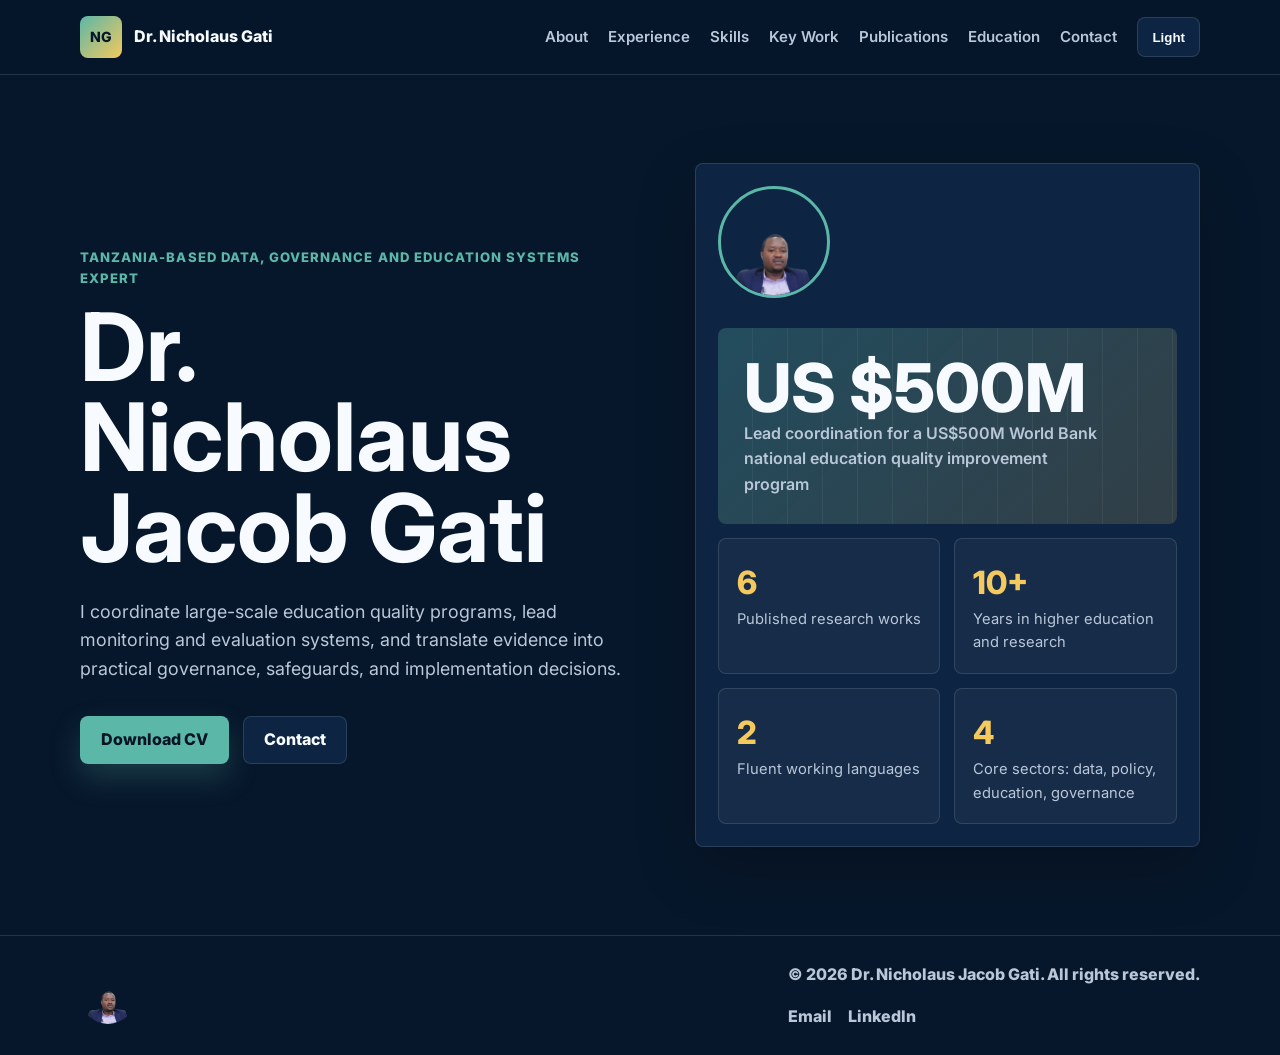
<file: index.html>
<!DOCTYPE html>
<html lang="en">
<head>
  <meta charset="UTF-8" />
  <meta name="viewport" content="width=device-width, initial-scale=1.0" />
  <meta name="description" content="Dr. Nicholaus Jacob Gati is a Tanzania-based education quality, monitoring and evaluation, data systems, governance, and policy expert." />
  <meta name="keywords" content="Nicholaus Jacob Gati, monitoring and evaluation, education policy, data governance, SEQUIP, Tanzania, cyber physical social systems" />
  <meta name="author" content="Dr. Nicholaus Jacob Gati" />
  <meta property="og:title" content="Dr. Nicholaus Jacob Gati | Data, Governance & Education Systems" />
  <meta property="og:description" content="Portfolio for a monitoring, evaluation, data systems, governance, and education quality specialist based in Tanzania." />
  <meta property="og:type" content="website" />
  <meta name="theme-color" content="#0b1f3a" />
  <title>Dr. Nicholaus Jacob Gati | Portfolio</title>
  <link rel="preconnect" href="https://fonts.googleapis.com" />
  <link rel="preconnect" href="https://fonts.gstatic.com" crossorigin />
  <link href="https://fonts.googleapis.com/css2?family=Inter:wght@400;500;600;700;800&display=swap" rel="stylesheet" />
  <link rel="stylesheet" href="style.css" />
  <script src="script.js" defer></script>
</head>
<body>
  <header class="site-header">
    <nav class="nav container" aria-label="Primary navigation">
      <a href="index.html" class="brand" aria-label="Dr. Nicholaus Jacob Gati home">
        <span class="brand-mark">NG</span>
        <span>Dr. Nicholaus Gati</span>
      </a>

      <button class="nav-toggle" type="button" aria-label="Toggle menu" aria-expanded="false">
        <span></span>
        <span></span>
        <span></span>
      </button>

      <div class="nav-links" id="nav-links">
        <a href="about.html">About</a>
        <a href="experience.html">Experience</a>
        <a href="skills.html">Skills</a>
        <a href="projects.html">Key Work</a>
        <a href="publications.html">Publications</a>
        <a href="education.html">Education</a>
        <a href="contact.html">Contact</a>
        <button class="theme-toggle" type="button" aria-label="Toggle dark and light mode">Light</button>
      </div>
    </nav>
  </header>

  <main>
    <section class="hero section" id="home">
      <div class="container hero-grid">
        <div class="hero-copy reveal">
          <p class="eyebrow">Tanzania-based data, governance and education systems expert</p>
          <h1>Dr. Nicholaus Jacob Gati</h1>
          <p class="hero-text">
            I coordinate large-scale education quality programs, lead monitoring and evaluation systems,
            and translate evidence into practical governance, safeguards, and implementation decisions.
          </p>
          <div class="hero-actions">
            <a class="btn primary" href="assets/dr-nicholaus-gati-cv.txt" download>Download CV</a>
            <a class="btn secondary" href="contact.html">Contact</a>
          </div>
        </div>

        <div class="hero-panel reveal" aria-label="Professional impact highlights">
          <img class="page-avatar reveal" src="images/profile1.png" alt="Profile portrait of Dr. Nicholaus Jacob Gati" />
          <div class="impact-card main-impact">
            <span class="impact-number">US $500M</span>
            <span class="impact-label">Lead coordination for a US$500M World Bank national education quality improvement program</span>
          </div>
          <div class="metrics-grid">
            <div class="metric">
              <span>6</span>
              <p>Published research works</p>
            </div>
            <div class="metric">
              <span>10+</span>
              <p>Years in higher education and research</p>
            </div>
            <div class="metric">
              <span>2</span>
              <p>Fluent working languages</p>
            </div>
            <div class="metric">
              <span>4</span>
              <p>Core sectors: data, policy, education, governance</p>
            </div>
          </div>
        </div>
      </div>
    </section>

   <!--  <section class="section alt publications-teaser" id="publications">
      <div class="container">
        <div class="section-heading centered reveal">
          <p class="eyebrow">Publications</p>
          <h2>Selected peer-reviewed research.</h2>
          <p class="hero-text">Read the full portfolio of peer-reviewed publications, journals, and conference papers on the dedicated Publications page.</p>
          <a class="btn secondary" href="publications.html">Browse Publications</a>
        </div>
      </div>
    </section> -->

  </main>

  <footer class="footer">
    <div class="container footer-inner">
      <img class="footer-avatar" src="images/profile1.png" alt="Profile image of Dr. Nicholaus Jacob Gati" />
      <div class="footer-copy">
        <p>&copy; 2026 Dr. Nicholaus Jacob Gati. All rights reserved.</p>
        <div>
          <a href="mailto:nicholausgati9@gmail.com">Email</a>
          <a href="https://www.linkedin.com/" target="_blank" rel="noopener">LinkedIn</a>
        </div>
      </div>
    </div>
  </footer>
</body>
</html>
</file>
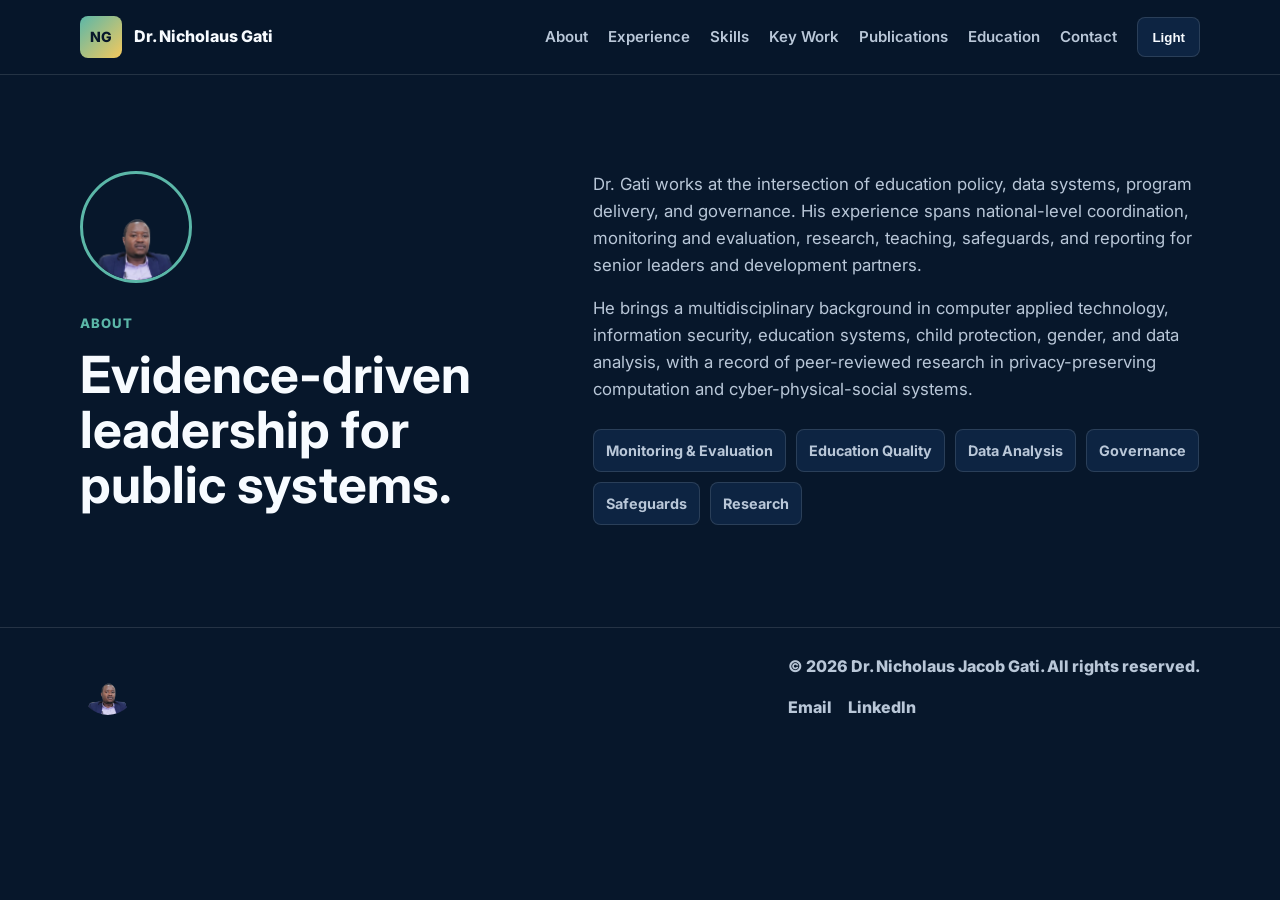
<file: about.html>
<!DOCTYPE html>
<html lang="en">
<head>
  <meta charset="UTF-8" />
  <meta name="viewport" content="width=device-width, initial-scale=1.0" />
  <meta name="description" content="About Dr. Nicholaus Jacob Gati, Tanzania-based education quality, monitoring and evaluation, data systems, governance, and policy expert." />
  <meta name="keywords" content="Nicholaus Jacob Gati, about, monitoring and evaluation, education policy, data governance" />
  <meta name="author" content="Dr. Nicholaus Jacob Gati" />
  <title>About | Dr. Nicholaus Jacob Gati</title>
  <link rel="preconnect" href="https://fonts.googleapis.com" />
  <link rel="preconnect" href="https://fonts.gstatic.com" crossorigin />
  <link href="https://fonts.googleapis.com/css2?family=Inter:wght@400;500;600;700;800&display=swap" rel="stylesheet" />
  <link rel="stylesheet" href="style.css" />
  <script src="script.js" defer></script>
</head>
<body>
  <header class="site-header">
    <nav class="nav container" aria-label="Primary navigation">
      <a href="index.html" class="brand" aria-label="Dr. Nicholaus Jacob Gati home">
        <span class="brand-mark">NG</span>
        <span>Dr. Nicholaus Gati</span>
      </a>

      <button class="nav-toggle" type="button" aria-label="Toggle menu" aria-expanded="false">
        <span></span>
        <span></span>
        <span></span>
      </button>

      <div class="nav-links" id="nav-links">
        <a href="about.html">About</a>
        <a href="experience.html">Experience</a>
        <a href="skills.html">Skills</a>
        <a href="projects.html">Key Work</a>
        <a href="publications.html">Publications</a>
        <a href="education.html">Education</a>
        <a href="contact.html">Contact</a>
        <button class="theme-toggle" type="button" aria-label="Toggle dark and light mode">Light</button>
      </div>
    </nav>
  </header>

  <main>
    <section class="section" id="about">
      <div class="container split">
        <div class="section-heading reveal">
          <img class="page-avatar" src="images/profile1.png" alt="Portrait of Dr. Nicholaus Jacob Gati" />
          <p class="eyebrow">About</p>
          <h2>Evidence-driven leadership for public systems.</h2>
        </div>
        <div class="about-content reveal">
          <p>
            Dr. Gati works at the intersection of education policy, data systems, program delivery,
            and governance. His experience spans national-level coordination, monitoring and evaluation,
            research, teaching, safeguards, and reporting for senior leaders and development partners.
          </p>
          <p>
            He brings a multidisciplinary background in computer applied technology, information security,
            education systems, child protection, gender, and data analysis, with a record of peer-reviewed
            research in privacy-preserving computation and cyber-physical-social systems.
          </p>
          <div class="about-tags" aria-label="Areas of expertise">
            <span>Monitoring & Evaluation</span>
            <span>Education Quality</span>
            <span>Data Analysis</span>
            <span>Governance</span>
            <span>Safeguards</span>
            <span>Research</span>
          </div>
        </div>
      </div>
    </section>
  </main>

  <footer class="footer">
    <div class="container footer-inner">
      <img class="footer-avatar" src="images/profile1.png" alt="Profile image of Dr. Nicholaus Jacob Gati" />
      <div class="footer-copy">
        <p>&copy; 2026 Dr. Nicholaus Jacob Gati. All rights reserved.</p>
        <div>
          <a href="mailto:nicholausgati9@gmail.com">Email</a>
          <a href="https://www.linkedin.com/" target="_blank" rel="noopener">LinkedIn</a>
        </div>
      </div>
    </div>
  </footer>
</body>
</html>
</file>
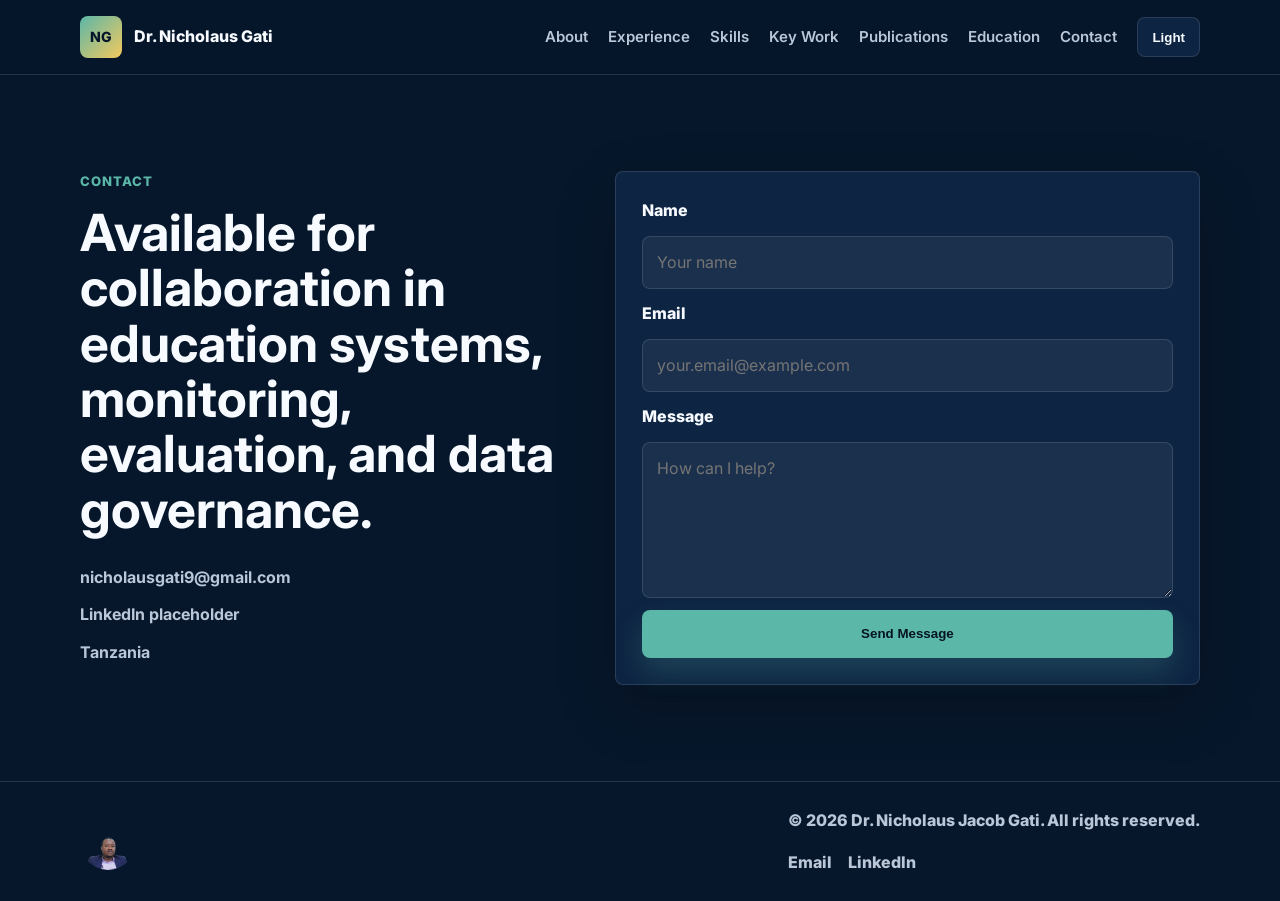
<file: contact.html>
<!DOCTYPE html>
<html lang="en">
<head>
  <meta charset="UTF-8" />
  <meta name="viewport" content="width=device-width, initial-scale=1.0" />
  <meta name="description" content="Contact Dr. Nicholaus Jacob Gati for collaboration in education systems, monitoring, evaluation, and data governance." />
  <meta name="keywords" content="Nicholaus Jacob Gati, contact, email, collaboration" />
  <meta name="author" content="Dr. Nicholaus Jacob Gati" />
  <title>Contact | Dr. Nicholaus Jacob Gati</title>
  <link rel="preconnect" href="https://fonts.googleapis.com" />
  <link rel="preconnect" href="https://fonts.gstatic.com" crossorigin />
  <link href="https://fonts.googleapis.com/css2?family=Inter:wght@400;500;600;700;800&display=swap" rel="stylesheet" />
  <link rel="stylesheet" href="style.css" />
  <script src="script.js" defer></script>
</head>
<body>
  <header class="site-header">
    <nav class="nav container" aria-label="Primary navigation">
      <a href="index.html" class="brand" aria-label="Dr. Nicholaus Jacob Gati home">
        <span class="brand-mark">NG</span>
        <span>Dr. Nicholaus Gati</span>
      </a>

      <button class="nav-toggle" type="button" aria-label="Toggle menu" aria-expanded="false">
        <span></span>
        <span></span>
        <span></span>
      </button>

      <div class="nav-links" id="nav-links">
        <a href="about.html">About</a>
        <a href="experience.html">Experience</a>
        <a href="skills.html">Skills</a>
        <a href="projects.html">Key Work</a>
        <a href="publications.html">Publications</a>
        <a href="education.html">Education</a>
        <a href="contact.html">Contact</a>
        <button class="theme-toggle" type="button" aria-label="Toggle dark and light mode">Light</button>
      </div>
    </nav>
  </header>

  <main>
    <section class="section contact-section" id="contact">
      <div class="container contact-grid">
        <div class="section-heading reveal">
          <p class="eyebrow">Contact</p>
          <h2>Available for collaboration in education systems, monitoring, evaluation, and data governance.</h2>
          <div class="contact-links">
            <a href="mailto:nicholausgati9@gmail.com">nicholausgati9@gmail.com</a>
            <a href="https://www.linkedin.com/" target="_blank" rel="noopener">LinkedIn placeholder</a>
            <span>Tanzania</span>
          </div>
        </div>

        <form class="contact-form reveal" action="mailto:nicholausgati9@gmail.com" method="post" enctype="text/plain">
          <label for="name">Name</label>
          <input id="name" name="name" type="text" placeholder="Your name" required />

          <label for="email">Email</label>
          <input id="email" name="email" type="email" placeholder="your.email@example.com" required />

          <label for="message">Message</label>
          <textarea id="message" name="message" rows="5" placeholder="How can I help?" required></textarea>

          <button class="btn primary" type="submit">Send Message</button>
        </form>
      </div>
    </section>
  </main>

  <footer class="footer">
    <div class="container footer-inner">
      <img class="footer-avatar" src="images/profile1.png" alt="Profile image of Dr. Nicholaus Jacob Gati" />
      <div class="footer-copy">
        <p>&copy; 2026 Dr. Nicholaus Jacob Gati. All rights reserved.</p>
        <div>
          <a href="mailto:nicholausgati9@gmail.com">Email</a>
          <a href="https://www.linkedin.com/" target="_blank" rel="noopener">LinkedIn</a>
        </div>
      </div>
    </div>
  </footer>
</body>
</html>
</file>
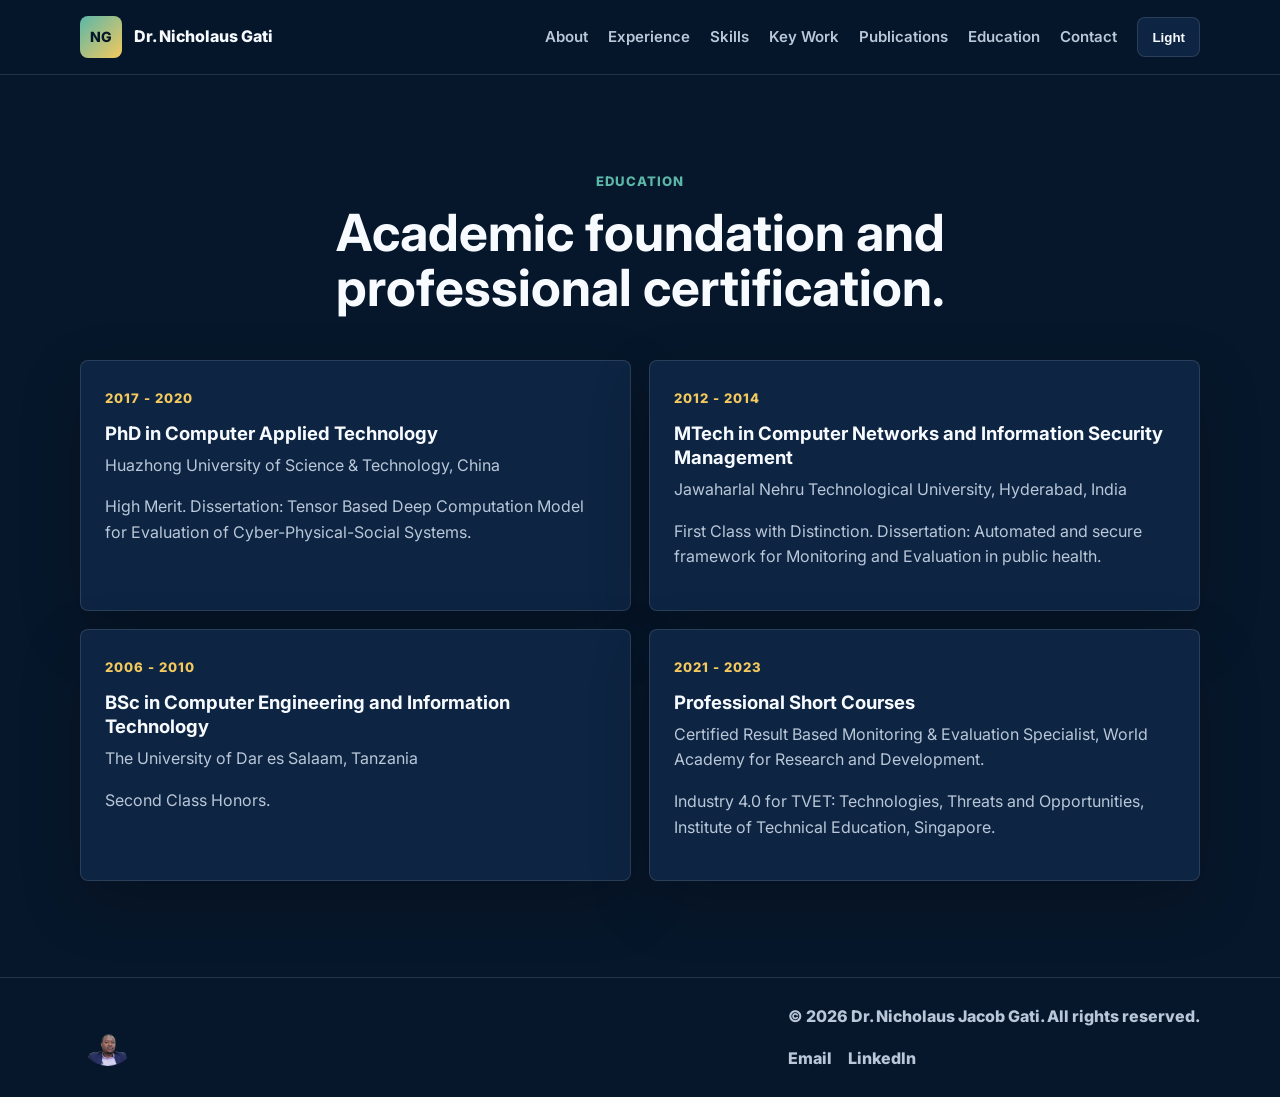
<file: education.html>
<!DOCTYPE html>
<html lang="en">
<head>
  <meta charset="UTF-8" />
  <meta name="viewport" content="width=device-width, initial-scale=1.0" />
  <meta name="description" content="Education and professional certification details for Dr. Nicholaus Jacob Gati." />
  <meta name="keywords" content="Nicholaus Jacob Gati, education, PhD, MTech, certification" />
  <meta name="author" content="Dr. Nicholaus Jacob Gati" />
  <title>Education | Dr. Nicholaus Jacob Gati</title>
  <link rel="preconnect" href="https://fonts.googleapis.com" />
  <link rel="preconnect" href="https://fonts.gstatic.com" crossorigin />
  <link href="https://fonts.googleapis.com/css2?family=Inter:wght@400;500;600;700;800&display=swap" rel="stylesheet" />
  <link rel="stylesheet" href="style.css" />
  <script src="script.js" defer></script>
</head>
<body>
  <header class="site-header">
    <nav class="nav container" aria-label="Primary navigation">
      <a href="index.html" class="brand" aria-label="Dr. Nicholaus Jacob Gati home">
        <span class="brand-mark">NG</span>
        <span>Dr. Nicholaus Gati</span>
      </a>

      <button class="nav-toggle" type="button" aria-label="Toggle menu" aria-expanded="false">
        <span></span>
        <span></span>
        <span></span>
      </button>

      <div class="nav-links" id="nav-links">
        <a href="about.html">About</a>
        <a href="experience.html">Experience</a>
        <a href="skills.html">Skills</a>
        <a href="projects.html">Key Work</a>
        <a href="publications.html">Publications</a>
        <a href="education.html">Education</a>
        <a href="contact.html">Contact</a>
        <button class="theme-toggle" type="button" aria-label="Toggle dark and light mode">Light</button>
      </div>
    </nav>
  </header>

  <main>
    <section class="section" id="education">
      <div class="container">
        <div class="section-heading centered reveal">
          <p class="eyebrow">Education</p>
          <h2>Academic foundation and professional certification.</h2>
        </div>

        <div class="education-grid">
          <article class="education-card reveal">
            <span>2017 - 2020</span>
            <h3>PhD in Computer Applied Technology</h3>
            <p>Huazhong University of Science & Technology, China</p>
            <p>High Merit. Dissertation: Tensor Based Deep Computation Model for Evaluation of Cyber-Physical-Social Systems.</p>
          </article>
          <article class="education-card reveal">
            <span>2012 - 2014</span>
            <h3>MTech in Computer Networks and Information Security Management</h3>
            <p>Jawaharlal Nehru Technological University, Hyderabad, India</p>
            <p>First Class with Distinction. Dissertation: Automated and secure framework for Monitoring and Evaluation in public health.</p>
          </article>
          <article class="education-card reveal">
            <span>2006 - 2010</span>
            <h3>BSc in Computer Engineering and Information Technology</h3>
            <p>The University of Dar es Salaam, Tanzania</p>
            <p>Second Class Honors.</p>
          </article>
          <article class="education-card reveal">
            <span>2021 - 2023</span>
            <h3>Professional Short Courses</h3>
            <p>Certified Result Based Monitoring & Evaluation Specialist, World Academy for Research and Development.</p>
            <p>Industry 4.0 for TVET: Technologies, Threats and Opportunities, Institute of Technical Education, Singapore.</p>
          </article>
        </div>
      </div>
    </section>
  </main>

  <footer class="footer">
    <div class="container footer-inner">
      <img class="footer-avatar" src="images/profile1.png" alt="Profile image of Dr. Nicholaus Jacob Gati" />
      <div class="footer-copy">
        <p>&copy; 2026 Dr. Nicholaus Jacob Gati. All rights reserved.</p>
        <div>
          <a href="mailto:nicholausgati9@gmail.com">Email</a>
          <a href="https://www.linkedin.com/" target="_blank" rel="noopener">LinkedIn</a>
        </div>
      </div>
    </div>
  </footer>
</body>
</html>
</file>
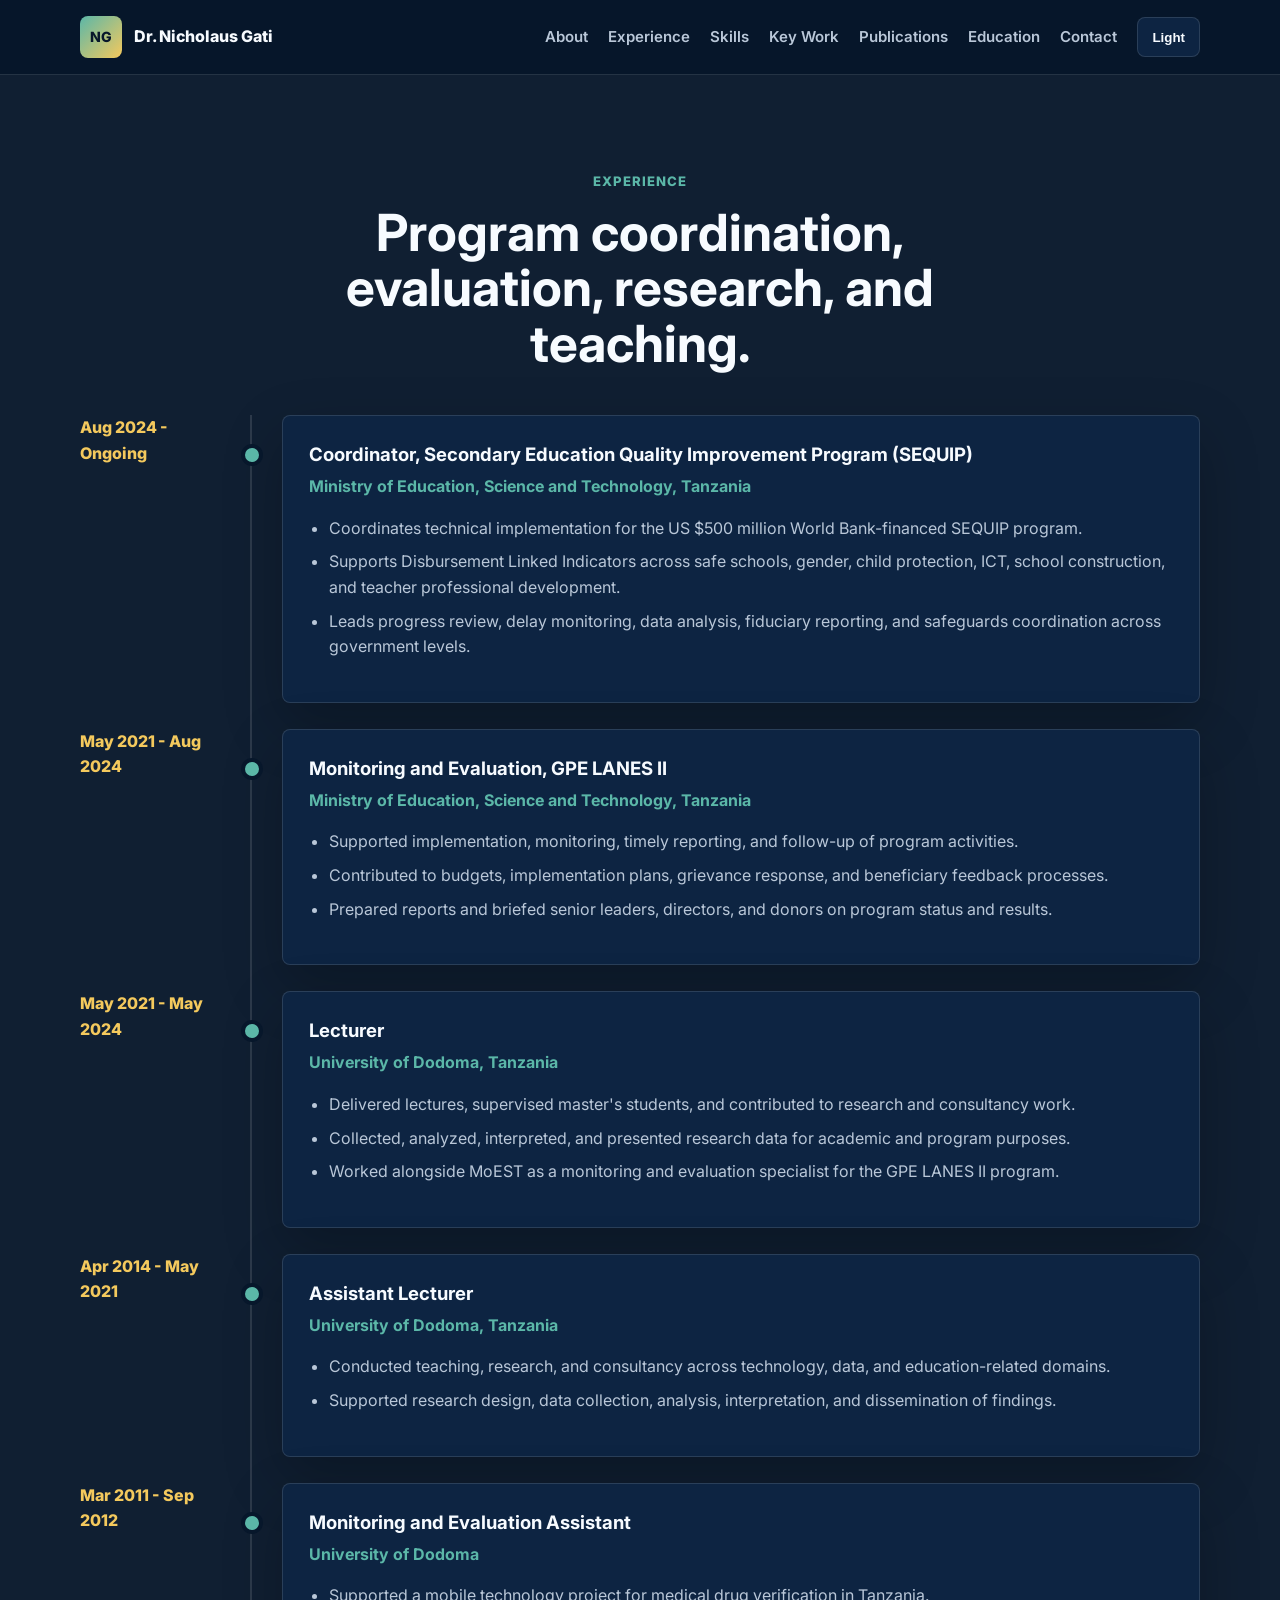
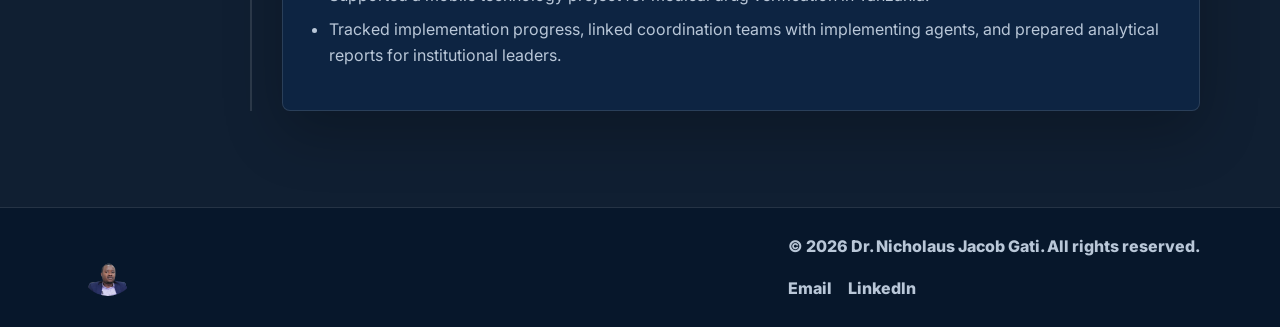
<file: experience.html>
<!DOCTYPE html>
<html lang="en">
<head>
  <meta charset="UTF-8" />
  <meta name="viewport" content="width=device-width, initial-scale=1.0" />
  <meta name="description" content="Experience of Dr. Nicholaus Jacob Gati in program coordination, monitoring, evaluation, research, and teaching." />
  <meta name="keywords" content="Nicholaus Jacob Gati, experience, monitoring and evaluation, education program coordination" />
  <meta name="author" content="Dr. Nicholaus Jacob Gati" />
  <title>Experience | Dr. Nicholaus Jacob Gati</title>
  <link rel="preconnect" href="https://fonts.googleapis.com" />
  <link rel="preconnect" href="https://fonts.gstatic.com" crossorigin />
  <link href="https://fonts.googleapis.com/css2?family=Inter:wght@400;500;600;700;800&display=swap" rel="stylesheet" />
  <link rel="stylesheet" href="style.css" />
  <script src="script.js" defer></script>
</head>
<body>
  <header class="site-header">
    <nav class="nav container" aria-label="Primary navigation">
      <a href="index.html" class="brand" aria-label="Dr. Nicholaus Jacob Gati home">
        <span class="brand-mark">NG</span>
        <span>Dr. Nicholaus Gati</span>
      </a>

      <button class="nav-toggle" type="button" aria-label="Toggle menu" aria-expanded="false">
        <span></span>
        <span></span>
        <span></span>
      </button>

      <div class="nav-links" id="nav-links">
        <a href="about.html">About</a>
        <a href="experience.html">Experience</a>
        <a href="skills.html">Skills</a>
        <a href="projects.html">Key Work</a>
        <a href="publications.html">Publications</a>
        <a href="education.html">Education</a>
        <a href="contact.html">Contact</a>
        <button class="theme-toggle" type="button" aria-label="Toggle dark and light mode">Light</button>
      </div>
    </nav>
  </header>

  <main>
    <section class="section alt" id="experience">
      <div class="container">
        <div class="section-heading centered reveal">
          <p class="eyebrow">Experience</p>
          <h2>Program coordination, evaluation, research, and teaching.</h2>
        </div>

        <div class="timeline">
          <article class="timeline-item reveal">
            <div class="timeline-date">Aug 2024 - Ongoing</div>
            <div class="timeline-card">
              <h3>Coordinator, Secondary Education Quality Improvement Program (SEQUIP)</h3>
              <p class="meta">Ministry of Education, Science and Technology, Tanzania</p>
              <ul>
                <li>Coordinates technical implementation for the US $500 million World Bank-financed SEQUIP program.</li>
                <li>Supports Disbursement Linked Indicators across safe schools, gender, child protection, ICT, school construction, and teacher professional development.</li>
                <li>Leads progress review, delay monitoring, data analysis, fiduciary reporting, and safeguards coordination across government levels.</li>
              </ul>
            </div>
          </article>

          <article class="timeline-item reveal">
            <div class="timeline-date">May 2021 - Aug 2024</div>
            <div class="timeline-card">
              <h3>Monitoring and Evaluation, GPE LANES II</h3>
              <p class="meta">Ministry of Education, Science and Technology, Tanzania</p>
              <ul>
                <li>Supported implementation, monitoring, timely reporting, and follow-up of program activities.</li>
                <li>Contributed to budgets, implementation plans, grievance response, and beneficiary feedback processes.</li>
                <li>Prepared reports and briefed senior leaders, directors, and donors on program status and results.</li>
              </ul>
            </div>
          </article>

          <article class="timeline-item reveal">
            <div class="timeline-date">May 2021 - May 2024</div>
            <div class="timeline-card">
              <h3>Lecturer</h3>
              <p class="meta">University of Dodoma, Tanzania</p>
              <ul>
                <li>Delivered lectures, supervised master's students, and contributed to research and consultancy work.</li>
                <li>Collected, analyzed, interpreted, and presented research data for academic and program purposes.</li>
                <li>Worked alongside MoEST as a monitoring and evaluation specialist for the GPE LANES II program.</li>
              </ul>
            </div>
          </article>

          <article class="timeline-item reveal">
            <div class="timeline-date">Apr 2014 - May 2021</div>
            <div class="timeline-card">
              <h3>Assistant Lecturer</h3>
              <p class="meta">University of Dodoma, Tanzania</p>
              <ul>
                <li>Conducted teaching, research, and consultancy across technology, data, and education-related domains.</li>
                <li>Supported research design, data collection, analysis, interpretation, and dissemination of findings.</li>
              </ul>
            </div>
          </article>

          <article class="timeline-item reveal">
            <div class="timeline-date">Mar 2011 - Sep 2012</div>
            <div class="timeline-card">
              <h3>Monitoring and Evaluation Assistant</h3>
              <p class="meta">University of Dodoma</p>
              <ul>
                <li>Supported a mobile technology project for medical drug verification in Tanzania.</li>
                <li>Tracked implementation progress, linked coordination teams with implementing agents, and prepared analytical reports for institutional leaders.</li>
              </ul>
            </div>
          </article>
        </div>
      </div>
    </section>
  </main>

  <footer class="footer">
    <div class="container footer-inner">
      <img class="footer-avatar" src="images/profile1.png" alt="Profile image of Dr. Nicholaus Jacob Gati" />
      <div class="footer-copy">
        <p>&copy; 2026 Dr. Nicholaus Jacob Gati. All rights reserved.</p>
        <div>
          <a href="mailto:nicholausgati9@gmail.com">Email</a>
          <a href="https://www.linkedin.com/" target="_blank" rel="noopener">LinkedIn</a>
        </div>
      </div>
    </div>
  </footer>
</body>
</html>
</file>
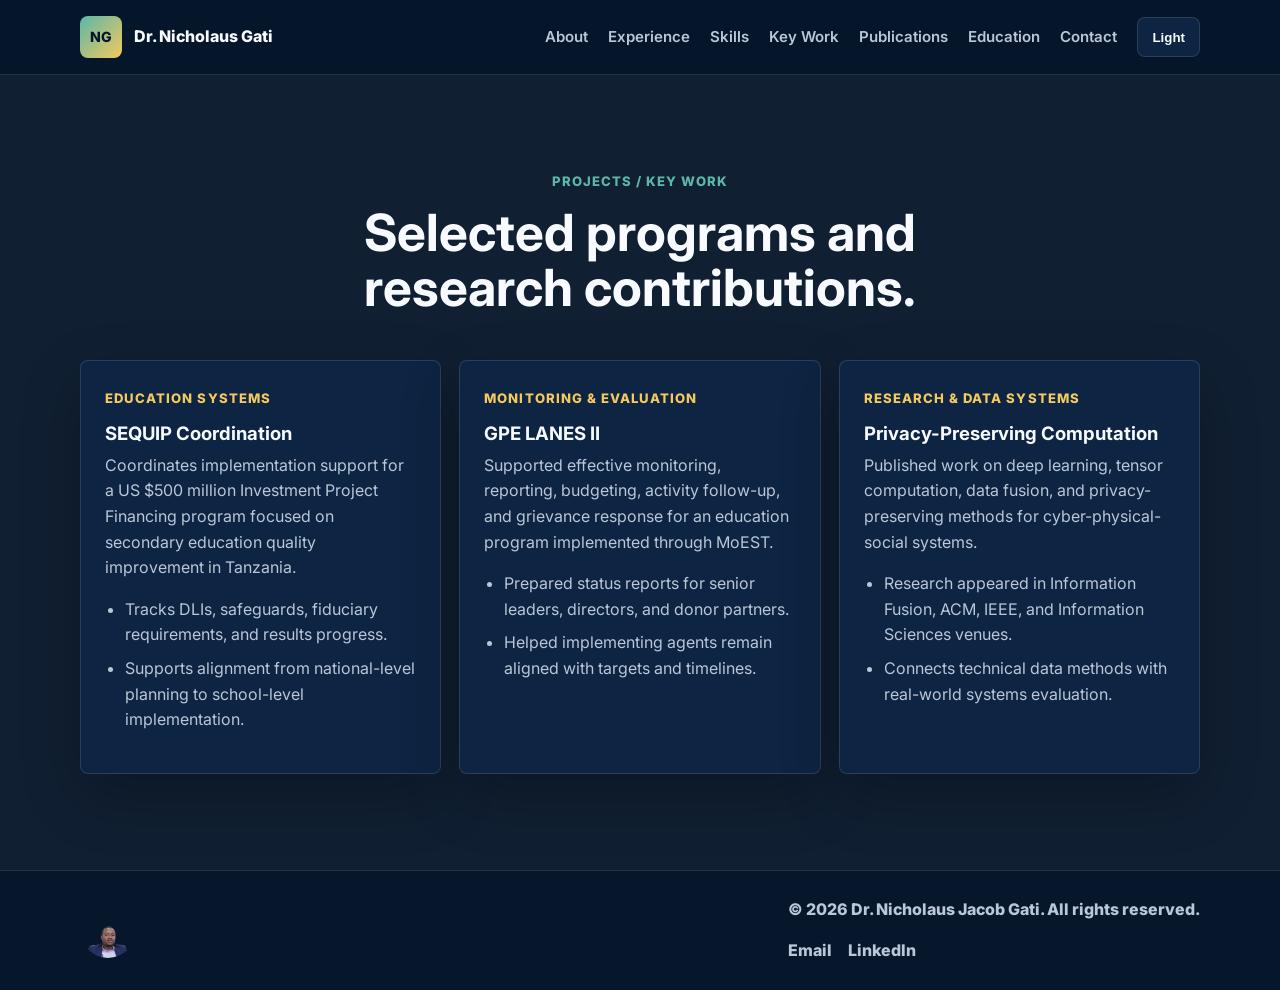
<file: projects.html>
<!DOCTYPE html>
<html lang="en">
<head>
  <meta charset="UTF-8" />
  <meta name="viewport" content="width=device-width, initial-scale=1.0" />
  <meta name="description" content="Key work and projects by Dr. Nicholaus Jacob Gati in education systems, monitoring, evaluation, and data research." />
  <meta name="keywords" content="Nicholaus Jacob Gati, projects, key work, SEQUIP, GPE LANES II, research" />
  <meta name="author" content="Dr. Nicholaus Jacob Gati" />
  <title>Key Work | Dr. Nicholaus Jacob Gati</title>
  <link rel="preconnect" href="https://fonts.googleapis.com" />
  <link rel="preconnect" href="https://fonts.gstatic.com" crossorigin />
  <link href="https://fonts.googleapis.com/css2?family=Inter:wght@400;500;600;700;800&display=swap" rel="stylesheet" />
  <link rel="stylesheet" href="style.css" />
  <script src="script.js" defer></script>
</head>
<body>
  <header class="site-header">
    <nav class="nav container" aria-label="Primary navigation">
      <a href="index.html" class="brand" aria-label="Dr. Nicholaus Jacob Gati home">
        <span class="brand-mark">NG</span>
        <span>Dr. Nicholaus Gati</span>
      </a>

      <button class="nav-toggle" type="button" aria-label="Toggle menu" aria-expanded="false">
        <span></span>
        <span></span>
        <span></span>
      </button>

      <div class="nav-links" id="nav-links">
        <a href="about.html">About</a>
        <a href="experience.html">Experience</a>
        <a href="skills.html">Skills</a>
        <a href="projects.html">Key Work</a>
        <a href="publications.html">Publications</a>
        <a href="education.html">Education</a>
        <a href="contact.html">Contact</a>
        <button class="theme-toggle" type="button" aria-label="Toggle dark and light mode">Light</button>
      </div>
    </nav>
  </header>

  <main>
    <section class="section alt" id="projects">
      <div class="container">
        <div class="section-heading centered reveal">
          <p class="eyebrow">Projects / Key Work</p>
          <h2>Selected programs and research contributions.</h2>
        </div>

        <div class="project-grid">
          <article class="project-card reveal">
            <span class="project-kicker">Education systems</span>
            <h3>SEQUIP Coordination</h3>
            <p>
              Coordinates implementation support for a US $500 million Investment Project Financing program
              focused on secondary education quality improvement in Tanzania.
            </p>
            <ul>
              <li>Tracks DLIs, safeguards, fiduciary requirements, and results progress.</li>
              <li>Supports alignment from national-level planning to school-level implementation.</li>
            </ul>
          </article>

          <article class="project-card reveal">
            <span class="project-kicker">Monitoring & Evaluation</span>
            <h3>GPE LANES II</h3>
            <p>
              Supported effective monitoring, reporting, budgeting, activity follow-up, and grievance response
              for an education program implemented through MoEST.
            </p>
            <ul>
              <li>Prepared status reports for senior leaders, directors, and donor partners.</li>
              <li>Helped implementing agents remain aligned with targets and timelines.</li>
            </ul>
          </article>

          <article class="project-card reveal">
            <span class="project-kicker">Research & data systems</span>
            <h3>Privacy-Preserving Computation</h3>
            <p>
              Published work on deep learning, tensor computation, data fusion, and privacy-preserving
              methods for cyber-physical-social systems.
            </p>
            <ul>
              <li>Research appeared in Information Fusion, ACM, IEEE, and Information Sciences venues.</li>
              <li>Connects technical data methods with real-world systems evaluation.</li>
            </ul>
          </article>
        </div>
      </div>
    </section>
  </main>

  <footer class="footer">
    <div class="container footer-inner">
      <img class="footer-avatar" src="images/profile1.png" alt="Profile image of Dr. Nicholaus Jacob Gati" />
      <div class="footer-copy">
        <p>&copy; 2026 Dr. Nicholaus Jacob Gati. All rights reserved.</p>
        <div>
          <a href="mailto:nicholausgati9@gmail.com">Email</a>
          <a href="https://www.linkedin.com/" target="_blank" rel="noopener">LinkedIn</a>
        </div>
      </div>
    </div>
  </footer>
</body>
</html>
</file>
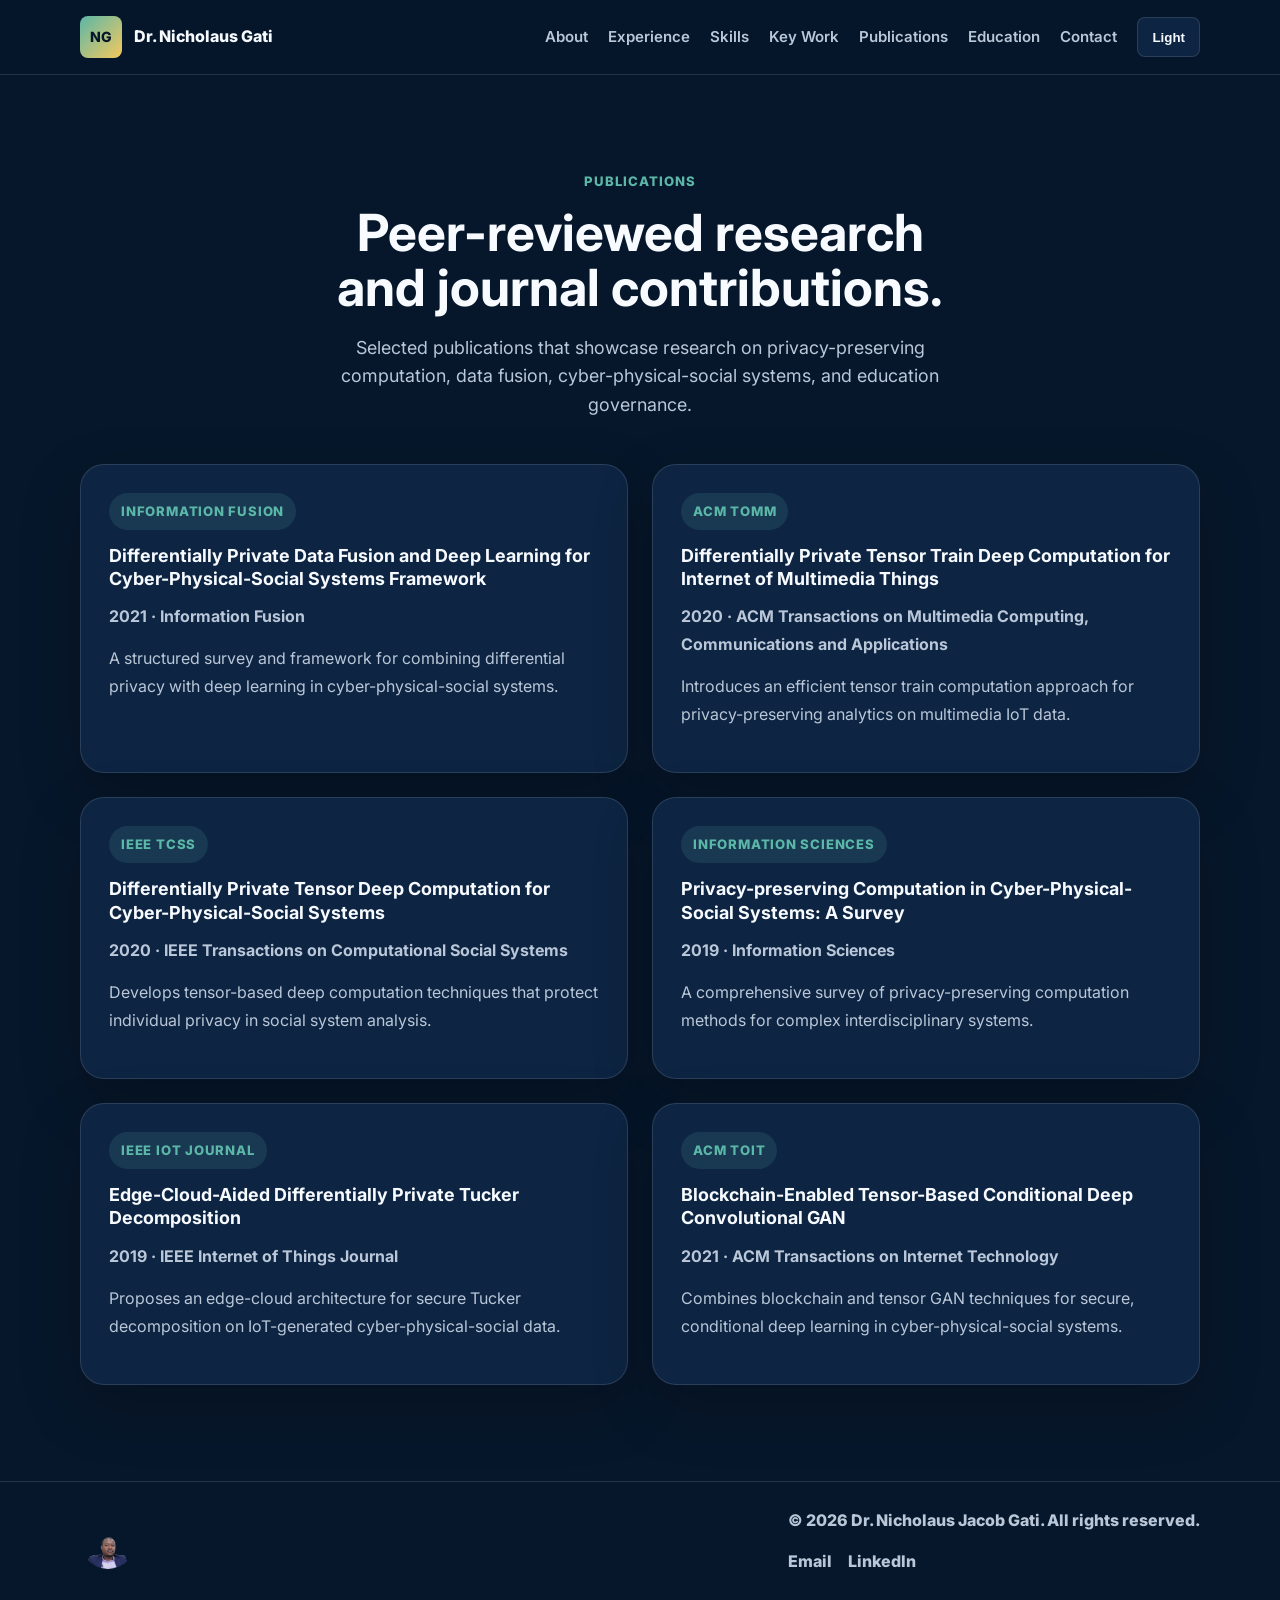
<file: publications.html>
<!DOCTYPE html>
<html lang="en">
<head>
  <meta charset="UTF-8" />
  <meta name="viewport" content="width=device-width, initial-scale=1.0" />
  <meta name="description" content="Peer-reviewed publications by Dr. Nicholaus Jacob Gati on data systems, education, and governance." />
  <meta name="keywords" content="Dr. Nicholaus Jacob Gati, publications, peer-reviewed papers, research" />
  <meta name="author" content="Dr. Nicholaus Jacob Gati" />
  <title>Publications | Dr. Nicholaus Jacob Gati</title>
  <link rel="preconnect" href="https://fonts.googleapis.com" />
  <link rel="preconnect" href="https://fonts.gstatic.com" crossorigin />
  <link href="https://fonts.googleapis.com/css2?family=Inter:wght@400;500;600;700;800&display=swap" rel="stylesheet" />
  <link rel="stylesheet" href="style.css" />
  <script src="script.js" defer></script>
</head>
<body>
  <header class="site-header">
    <nav class="nav container" aria-label="Primary navigation">
      <a href="index.html" class="brand" aria-label="Dr. Nicholaus Jacob Gati home">
        <span class="brand-mark">NG</span>
        <span>Dr. Nicholaus Gati</span>
      </a>

      <button class="nav-toggle" type="button" aria-label="Toggle menu" aria-expanded="false">
        <span></span>
        <span></span>
        <span></span>
      </button>

      <div class="nav-links" id="nav-links">
        <a href="about.html">About</a>
        <a href="experience.html">Experience</a>
        <a href="skills.html">Skills</a>
        <a href="projects.html">Key Work</a>
        <a href="publications.html">Publications</a>
        <a href="education.html">Education</a>
        <a href="contact.html">Contact</a>
        <button class="theme-toggle" type="button" aria-label="Toggle dark and light mode">Light</button>
      </div>
    </nav>
  </header>

  <main>
    <section class="section" id="publications">
      <div class="container">
        <div class="section-heading centered reveal">
          <p class="eyebrow">Publications</p>
          <h2>Peer-reviewed research and journal contributions.</h2>
          <p class="hero-text">Selected publications that showcase research on privacy-preserving computation, data fusion, cyber-physical-social systems, and education governance.</p>
        </div>

        <div class="publication-grid">
          <article class="publication-card reveal">
            <span class="publication-chip">Information Fusion</span>
            <h3>Differentially Private Data Fusion and Deep Learning for Cyber-Physical-Social Systems Framework</h3>
            <p class="pub-meta">2021 · Information Fusion</p>
            <p>A structured survey and framework for combining differential privacy with deep learning in cyber-physical-social systems.</p>
          </article>

          <article class="publication-card reveal">
            <span class="publication-chip">ACM TOMM</span>
            <h3>Differentially Private Tensor Train Deep Computation for Internet of Multimedia Things</h3>
            <p class="pub-meta">2020 · ACM Transactions on Multimedia Computing, Communications and Applications</p>
            <p>Introduces an efficient tensor train computation approach for privacy-preserving analytics on multimedia IoT data.</p>
          </article>

          <article class="publication-card reveal">
            <span class="publication-chip">IEEE TCSS</span>
            <h3>Differentially Private Tensor Deep Computation for Cyber-Physical-Social Systems</h3>
            <p class="pub-meta">2020 · IEEE Transactions on Computational Social Systems</p>
            <p>Develops tensor-based deep computation techniques that protect individual privacy in social system analysis.</p>
          </article>

          <article class="publication-card reveal">
            <span class="publication-chip">Information Sciences</span>
            <h3>Privacy-preserving Computation in Cyber-Physical-Social Systems: A Survey</h3>
            <p class="pub-meta">2019 · Information Sciences</p>
            <p>A comprehensive survey of privacy-preserving computation methods for complex interdisciplinary systems.</p>
          </article>

          <article class="publication-card reveal">
            <span class="publication-chip">IEEE IoT Journal</span>
            <h3>Edge-Cloud-Aided Differentially Private Tucker Decomposition</h3>
            <p class="pub-meta">2019 · IEEE Internet of Things Journal</p>
            <p>Proposes an edge-cloud architecture for secure Tucker decomposition on IoT-generated cyber-physical-social data.</p>
          </article>

          <article class="publication-card reveal">
            <span class="publication-chip">ACM TOIT</span>
            <h3>Blockchain-Enabled Tensor-Based Conditional Deep Convolutional GAN</h3>
            <p class="pub-meta">2021 · ACM Transactions on Internet Technology</p>
            <p>Combines blockchain and tensor GAN techniques for secure, conditional deep learning in cyber-physical-social systems.</p>
          </article>
        </div>
      </div>
    </section>
  </main>

  <footer class="footer">
    <div class="container footer-inner">
      <img class="footer-avatar" src="images/profile1.png" alt="Profile image of Dr. Nicholaus Jacob Gati" />
      <div class="footer-copy">
        <p>&copy; 2026 Dr. Nicholaus Jacob Gati. All rights reserved.</p>
        <div>
          <a href="mailto:nicholausgati9@gmail.com">Email</a>
          <a href="https://www.linkedin.com/" target="_blank" rel="noopener">LinkedIn</a>
        </div>
      </div>
    </div>
  </footer>
</body>
</html>
</file>
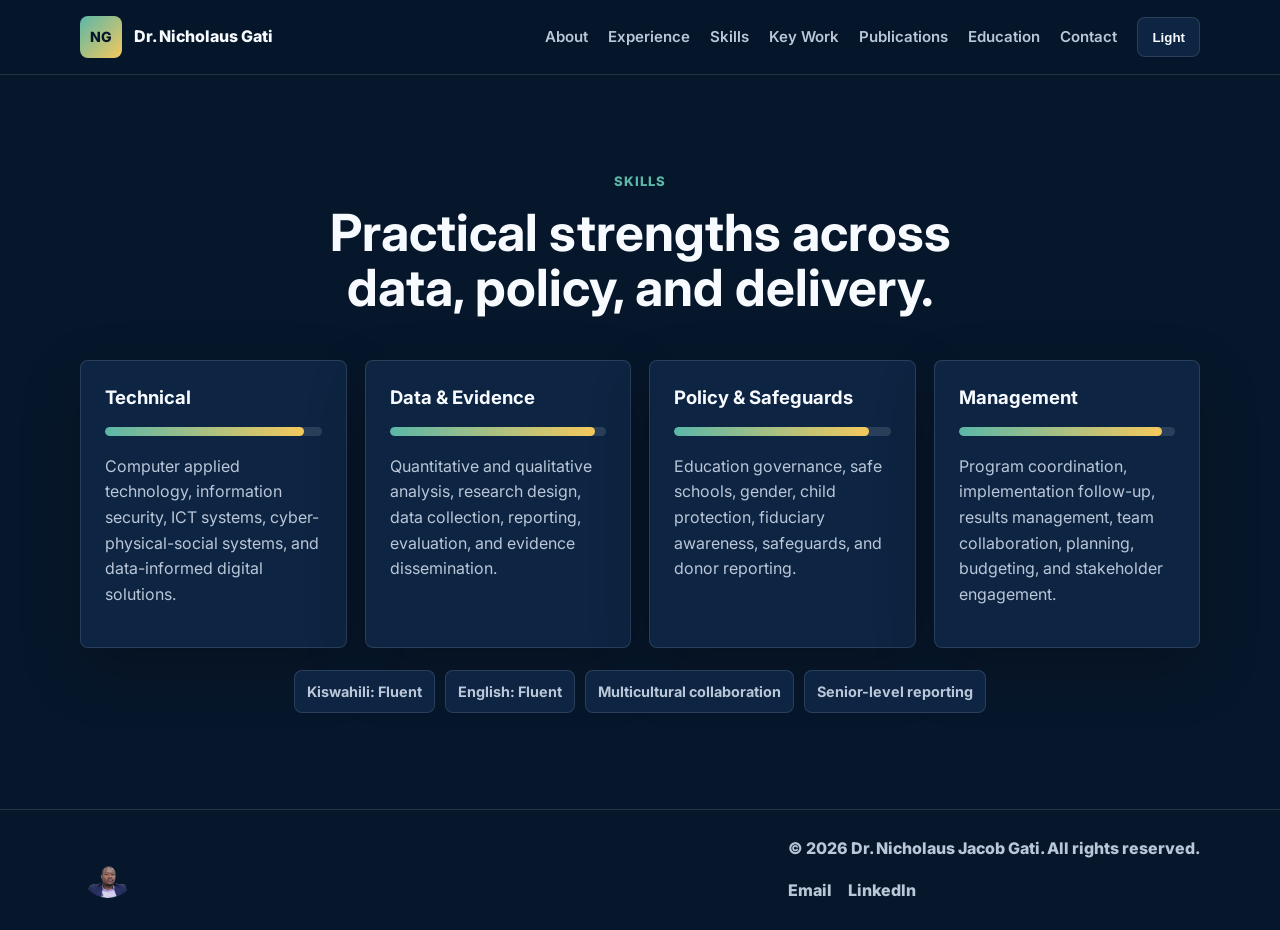
<file: skills.html>
<!DOCTYPE html>
<html lang="en">
<head>
  <meta charset="UTF-8" />
  <meta name="viewport" content="width=device-width, initial-scale=1.0" />
  <meta name="description" content="Skills of Dr. Nicholaus Jacob Gati across technical, data, policy, and management domains." />
  <meta name="keywords" content="Nicholaus Jacob Gati, skills, data, policy, education, governance" />
  <meta name="author" content="Dr. Nicholaus Jacob Gati" />
  <title>Skills | Dr. Nicholaus Jacob Gati</title>
  <link rel="preconnect" href="https://fonts.googleapis.com" />
  <link rel="preconnect" href="https://fonts.gstatic.com" crossorigin />
  <link href="https://fonts.googleapis.com/css2?family=Inter:wght@400;500;600;700;800&display=swap" rel="stylesheet" />
  <link rel="stylesheet" href="style.css" />
  <script src="script.js" defer></script>
</head>
<body>
  <header class="site-header">
    <nav class="nav container" aria-label="Primary navigation">
      <a href="index.html" class="brand" aria-label="Dr. Nicholaus Jacob Gati home">
        <span class="brand-mark">NG</span>
        <span>Dr. Nicholaus Gati</span>
      </a>

      <button class="nav-toggle" type="button" aria-label="Toggle menu" aria-expanded="false">
        <span></span>
        <span></span>
        <span></span>
      </button>

      <div class="nav-links" id="nav-links">
        <a href="about.html">About</a>
        <a href="experience.html">Experience</a>
        <a href="skills.html">Skills</a>
        <a href="projects.html">Key Work</a>
        <a href="publications.html">Publications</a>
        <a href="education.html">Education</a>
        <a href="contact.html">Contact</a>
        <button class="theme-toggle" type="button" aria-label="Toggle dark and light mode">Light</button>
      </div>
    </nav>
  </header>

  <main>
    <section class="section" id="skills">
      <div class="container">
        <div class="section-heading centered reveal">
          <p class="eyebrow">Skills</p>
          <h2>Practical strengths across data, policy, and delivery.</h2>
        </div>

        <div class="skills-grid">
          <article class="skill-card reveal">
            <h3>Technical</h3>
            <div class="skill-bar"><span style="width: 92%"></span></div>
            <p>Computer applied technology, information security, ICT systems, cyber-physical-social systems, and data-informed digital solutions.</p>
          </article>
          <article class="skill-card reveal">
            <h3>Data & Evidence</h3>
            <div class="skill-bar"><span style="width: 95%"></span></div>
            <p>Quantitative and qualitative analysis, research design, data collection, reporting, evaluation, and evidence dissemination.</p>
          </article>
          <article class="skill-card reveal">
            <h3>Policy & Safeguards</h3>
            <div class="skill-bar"><span style="width: 90%"></span></div>
            <p>Education governance, safe schools, gender, child protection, fiduciary awareness, safeguards, and donor reporting.</p>
          </article>
          <article class="skill-card reveal">
            <h3>Management</h3>
            <div class="skill-bar"><span style="width: 94%"></span></div>
            <p>Program coordination, implementation follow-up, results management, team collaboration, planning, budgeting, and stakeholder engagement.</p>
          </article>
        </div>

        <div class="language-strip reveal">
          <span>Kiswahili: Fluent</span>
          <span>English: Fluent</span>
          <span>Multicultural collaboration</span>
          <span>Senior-level reporting</span>
        </div>
      </div>
    </section>
  </main>

  <footer class="footer">
    <div class="container footer-inner">
      <img class="footer-avatar" src="images/profile1.png" alt="Profile image of Dr. Nicholaus Jacob Gati" />
      <div class="footer-copy">
        <p>&copy; 2026 Dr. Nicholaus Jacob Gati. All rights reserved.</p>
        <div>
          <a href="mailto:nicholausgati9@gmail.com">Email</a>
          <a href="https://www.linkedin.com/" target="_blank" rel="noopener">LinkedIn</a>
        </div>
      </div>
    </div>
  </footer>
</body>
</html>
</file>
<file: style.css>
:root {
  --bg: #07172b;
  --surface: #0d2442;
  --surface-soft: #12365c;
  --text: #f7fbff;
  --muted: #b9c7d8;
  --line: rgba(255, 255, 255, 0.12);
  --accent: #5bb7a8;
  --accent-strong: #f4c95d;
  --white: #ffffff;
  --shadow: 0 22px 60px rgba(0, 0, 0, 0.24);
}

* {
  box-sizing: border-box;
}

html {
  scroll-behavior: smooth;
}

body {
  margin: 0;
  font-family: "Inter", Arial, sans-serif;
  background: var(--bg);
  color: var(--text);
  line-height: 1.6;
}

body.light-mode {
  --bg: #f4f7fb;
  --surface: #ffffff;
  --surface-soft: #e9eef5;
  --text: #0b1f3a;
  --muted: #53657a;
  --line: rgba(11, 31, 58, 0.14);
  --shadow: 0 18px 45px rgba(11, 31, 58, 0.12);
}

a {
  color: inherit;
  text-decoration: none;
}

p,
h1,
h2,
h3 {
  margin-top: 0;
}

ul,
ol {
  margin-top: 0;
}

.container {
  width: min(1120px, calc(100% - 40px));
  margin: 0 auto;
}

.section {
  padding: 96px 0;
}

.alt {
  background: rgba(255, 255, 255, 0.035);
}

body.light-mode .alt {
  background: #edf2f7;
}

.site-header {
  position: sticky;
  top: 0;
  z-index: 50;
  background: rgba(7, 23, 43, 0.88);
  border-bottom: 1px solid var(--line);
  backdrop-filter: blur(18px);
}

body.light-mode .site-header {
  background: rgba(255, 255, 255, 0.88);
}

.nav {
  min-height: 74px;
  display: flex;
  align-items: center;
  justify-content: space-between;
  gap: 24px;
}

.brand {
  display: inline-flex;
  align-items: center;
  gap: 12px;
  font-weight: 800;
  letter-spacing: 0;
}

.brand-mark {
  width: 42px;
  height: 42px;
  display: grid;
  place-items: center;
  border-radius: 8px;
  background: linear-gradient(135deg, var(--accent), var(--accent-strong));
  color: #07172b;
  font-size: 0.88rem;
}

.nav-links {
  display: flex;
  align-items: center;
  gap: 20px;
  color: var(--muted);
  font-size: 0.94rem;
  font-weight: 600;
}

.nav-links a {
  position: relative;
  transition: color 0.2s ease;
}

.nav-links a::after {
  content: "";
  position: absolute;
  left: 0;
  right: 0;
  bottom: -8px;
  height: 2px;
  background: var(--accent);
  transform: scaleX(0);
  transform-origin: left;
  transition: transform 0.2s ease;
}

.nav-links a:hover {
  color: var(--text);
}

.nav-links a:hover::after {
  transform: scaleX(1);
}

.theme-toggle,
.nav-toggle {
  border: 1px solid var(--line);
  background: var(--surface);
  color: var(--text);
  cursor: pointer;
}

.theme-toggle {
  min-height: 40px;
  padding: 0 14px;
  border-radius: 8px;
  font-weight: 700;
}

.nav-toggle {
  display: none;
  width: 42px;
  height: 42px;
  border-radius: 8px;
}

.nav-toggle span {
  display: block;
  width: 18px;
  height: 2px;
  margin: 4px auto;
  background: var(--text);
}

.hero {
  min-height: calc(100vh - 74px);
  display: flex;
  align-items: center;
  padding: 88px 0;
}

.hero-grid {
  display: grid;
  grid-template-columns: 1.05fr 0.95fr;
  align-items: center;
  gap: 56px;
}

.eyebrow {
  color: var(--accent);
  font-size: 0.82rem;
  font-weight: 800;
  letter-spacing: 0.08em;
  text-transform: uppercase;
}

h1 {
  max-width: 760px;
  margin-bottom: 24px;
  font-size: clamp(2.75rem, 8vw, 5.9rem);
  line-height: 0.96;
  letter-spacing: 0;
}

h2 {
  margin-bottom: 18px;
  font-size: clamp(2rem, 4vw, 3.25rem);
  line-height: 1.08;
  letter-spacing: 0;
}

h3 {
  margin-bottom: 8px;
  font-size: 1.16rem;
  line-height: 1.3;
}

.hero-text {
  max-width: 650px;
  color: var(--muted);
  font-size: 1.12rem;
}

.hero-actions {
  display: flex;
  flex-wrap: wrap;
  gap: 14px;
  margin-top: 32px;
}

.btn {
  display: inline-flex;
  align-items: center;
  justify-content: center;
  min-height: 48px;
  padding: 0 20px;
  border-radius: 8px;
  border: 1px solid transparent;
  font-weight: 800;
  transition: transform 0.2s ease, box-shadow 0.2s ease, background 0.2s ease;
}

.btn:hover {
  transform: translateY(-2px);
}

.btn.primary {
  background: var(--accent);
  color: #061424;
  box-shadow: 0 14px 30px rgba(91, 183, 168, 0.22);
}

.btn.secondary {
  border-color: var(--line);
  background: var(--surface);
  color: var(--text);
}

.hero-panel,
.timeline-card,
.skill-card,
.project-card,
.education-card,
.contact-form {
  border: 1px solid var(--line);
  background: var(--surface);
  box-shadow: var(--shadow);
}

.hero-panel {
  padding: 22px;
  border-radius: 8px;
}

.main-impact {
  min-height: 190px;
  padding: 26px;
  display: flex;
  flex-direction: column;
  justify-content: flex-end;
  border-radius: 8px;
  background:
    linear-gradient(135deg, rgba(91, 183, 168, 0.28), rgba(244, 201, 93, 0.16)),
    repeating-linear-gradient(90deg, transparent 0 34px, rgba(255, 255, 255, 0.06) 34px 35px);
}

.impact-number {
  display: block;
  font-size: clamp(2.3rem, 6vw, 4.2rem);
  font-weight: 800;
  line-height: 1;
}

.impact-label {
  max-width: 360px;
  color: var(--muted);
  font-weight: 600;
}

.metrics-grid {
  display: grid;
  grid-template-columns: repeat(2, 1fr);
  gap: 14px;
  margin-top: 14px;
}

.metric {
  min-height: 132px;
  padding: 18px;
  border: 1px solid var(--line);
  border-radius: 8px;
  background: rgba(255, 255, 255, 0.04);
}

body.light-mode .metric {
  background: #f7fafc;
}

.metric span {
  display: block;
  color: var(--accent-strong);
  font-size: 2rem;
  font-weight: 800;
}

.metric p {
  margin-bottom: 0;
  color: var(--muted);
  font-size: 0.92rem;
}

.split {
  display: grid;
  grid-template-columns: 0.85fr 1.15fr;
  gap: 64px;
}

.section-heading {
  max-width: 650px;
}

.section-heading.centered {
  margin: 0 auto 44px;
  text-align: center;
}

.about-content p {
  color: var(--muted);
  font-size: 1.05rem;
}

.about-tags,
.language-strip {
  display: flex;
  flex-wrap: wrap;
  gap: 10px;
}

.about-tags {
  margin-top: 26px;
}

.about-tags span,
.language-strip span {
  padding: 9px 12px;
  border: 1px solid var(--line);
  border-radius: 8px;
  background: var(--surface);
  color: var(--muted);
  font-weight: 700;
  font-size: 0.9rem;
}

.timeline {
  position: relative;
  display: grid;
  gap: 26px;
}

.timeline::before {
  content: "";
  position: absolute;
  top: 0;
  bottom: 0;
  left: 170px;
  width: 2px;
  background: var(--line);
}

.timeline-item {
  display: grid;
  grid-template-columns: 140px 1fr;
  gap: 62px;
  position: relative;
}

.timeline-date {
  color: var(--accent-strong);
  font-weight: 800;
}

.timeline-card {
  position: relative;
  padding: 26px;
  border-radius: 8px;
}

.timeline-card::before {
  content: "";
  position: absolute;
  left: -42px;
  top: 28px;
  width: 14px;
  height: 14px;
  border: 4px solid var(--bg);
  border-radius: 50%;
  background: var(--accent);
}

.meta {
  margin-bottom: 16px;
  color: var(--accent);
  font-weight: 700;
}

.timeline-card ul,
.project-card ul {
  padding-left: 20px;
  color: var(--muted);
}

.timeline-card li,
.project-card li {
  margin-bottom: 8px;
}

.skills-grid,
.project-grid,
.education-grid {
  display: grid;
  grid-template-columns: repeat(4, 1fr);
  gap: 18px;
}

.project-grid {
  grid-template-columns: repeat(3, 1fr);
}

.education-grid {
  grid-template-columns: repeat(2, 1fr);
}

.skill-card,
.project-card,
.education-card {
  padding: 24px;
  border-radius: 8px;
}

.skill-card p,
.project-card p,
.education-card p {
  color: var(--muted);
}

.skill-bar {
  height: 9px;
  margin: 18px 0;
  overflow: hidden;
  border-radius: 999px;
  background: rgba(255, 255, 255, 0.12);
}

body.light-mode .skill-bar {
  background: #d8e1ec;
}

.skill-bar span {
  display: block;
  height: 100%;
  border-radius: inherit;
  background: linear-gradient(90deg, var(--accent), var(--accent-strong));
}

.language-strip {
  margin-top: 22px;
  justify-content: center;
}

.project-kicker,
.education-card span {
  display: inline-block;
  margin-bottom: 12px;
  color: var(--accent-strong);
  font-size: 0.82rem;
  font-weight: 800;
  text-transform: uppercase;
  letter-spacing: 0.08em;
}


.publication-grid {
  display: grid;
  grid-template-columns: repeat(2, minmax(260px, 1fr));
  gap: 24px;
  margin-top: 40px;
}

.publication-card {
  padding: 28px;
  border-radius: 24px;
  border: 1px solid var(--line);
  background: var(--surface);
  box-shadow: var(--shadow);
}

.publication-chip {
  display: inline-flex;
  padding: 8px 12px;
  border-radius: 999px;
  background: rgba(91, 183, 168, 0.14);
  color: var(--accent);
  font-size: 0.82rem;
  font-weight: 800;
  letter-spacing: 0.06em;
  text-transform: uppercase;
  margin-bottom: 14px;
}

.publication-card h3 {
  margin-bottom: 12px;
  font-size: 1.12rem;
}

.pub-meta {
  display: block;
  margin-bottom: 14px;
  color: var(--muted);
  font-weight: 700;
}

.publication-card p {
  color: var(--muted);
  line-height: 1.75;
}

@media (max-width: 980px) {
  .publication-grid {
    grid-template-columns: 1fr;
  }
}

.publication-list {
  max-width: 920px;
  margin: 0 auto;
  padding-left: 24px;
  color: var(--muted);
}

.publication-list li {
  margin-bottom: 14px;
  padding-left: 4px;
}

.contact-grid {
  display: grid;
  grid-template-columns: 0.9fr 1.1fr;
  gap: 56px;
  align-items: start;
}

.contact-links {
  display: grid;
  gap: 12px;
  margin-top: 28px;
  color: var(--muted);
  font-weight: 700;
}

.contact-links a:hover,
.footer a:hover {
  color: var(--accent);
}

.contact-form {
  display: grid;
  gap: 12px;
  padding: 26px;
  border-radius: 8px;
}

.contact-form label {
  font-weight: 800;
}

.contact-form input,
.contact-form textarea {
  width: 100%;
  border: 1px solid var(--line);
  border-radius: 8px;
  background: rgba(255, 255, 255, 0.06);
  color: var(--text);
  font: inherit;
  padding: 13px 14px;
  outline: none;
}

body.light-mode .contact-form input,
body.light-mode .contact-form textarea {
  background: #f7fafc;
}

.contact-form input:focus,
.contact-form textarea:focus {
  border-color: var(--accent);
  box-shadow: 0 0 0 4px rgba(91, 183, 168, 0.14);
}

.contact-form textarea {
  resize: vertical;
}

.footer {
  padding: 26px 0;
  border-top: 1px solid var(--line);
  color: var(--muted);
}

.footer-inner {
  display: flex;
  align-items: center;
  justify-content: space-between;
  gap: 20px;
}

.footer-avatar,
.page-avatar {
  width: 56px;
  height: 56px;
  border-radius: 999px;
  object-fit: cover;
  flex-shrink: 0;
}

.page-avatar {
  width: 112px;
  height: 112px;
  border: 3px solid var(--accent);
}

.hero-panel .page-avatar,
.section-heading .page-avatar {
  margin-bottom: 22px;
}

.footer-copy {
  display: flex;
  flex-direction: column;
  gap: 10px;
}

.footer-inner p {
  margin-bottom: 0;
}

.footer-inner div {
  display: flex;
  gap: 16px;
  font-weight: 800;
}

.reveal {
  opacity: 0;
  transform: translateY(18px);
  transition: opacity 0.65s ease, transform 0.65s ease;
}

.reveal.visible {
  opacity: 1;
  transform: translateY(0);
}

@media (max-width: 980px) {
  .hero-grid,
  .split,
  .contact-grid {
    grid-template-columns: 1fr;
  }

  .skills-grid,
  .project-grid {
    grid-template-columns: repeat(2, 1fr);
  }
}

@media (max-width: 760px) {
  .container {
    width: min(100% - 28px, 1120px);
  }

  .section {
    padding: 72px 0;
  }

  .nav-toggle {
    display: inline-block;
  }

  .nav-links {
    position: absolute;
    top: 74px;
    left: 14px;
    right: 14px;
    display: none;
    flex-direction: column;
    align-items: stretch;
    gap: 0;
    padding: 12px;
    border: 1px solid var(--line);
    border-radius: 8px;
    background: var(--surface);
    box-shadow: var(--shadow);
  }

  .nav-links.open {
    display: flex;
  }

  .nav-links a,
  .theme-toggle {
    padding: 12px;
  }

  .hero {
    min-height: auto;
    padding: 72px 0;
  }

  .hero-actions {
    align-items: stretch;
    flex-direction: column;
  }

  .metrics-grid,
  .education-grid {
    grid-template-columns: 1fr;
  }

  .timeline::before {
    left: 8px;
  }

  .timeline-item {
    grid-template-columns: 1fr;
    gap: 12px;
    padding-left: 34px;
  }

  .timeline-card::before {
    left: -34px;
  }

  .footer-inner {
    align-items: flex-start;
    flex-direction: column;
  }
}

@media (max-width: 560px) {
  .skills-grid,
  .project-grid {
    grid-template-columns: 1fr;
  }

  .brand span:last-child {
    max-width: 170px;
    line-height: 1.15;
  }

  .hero-panel,
  .timeline-card,
  .skill-card,
  .project-card,
  .education-card,
  .contact-form {
    box-shadow: none;
  }
}

@media (prefers-reduced-motion: reduce) {
  html {
    scroll-behavior: auto;
  }

  *,
  *::before,
  *::after {
    transition-duration: 0.01ms !important;
    animation-duration: 0.01ms !important;
    animation-iteration-count: 1 !important;
  }

  .reveal {
    opacity: 1;
    transform: none;
  }
}
</file>
